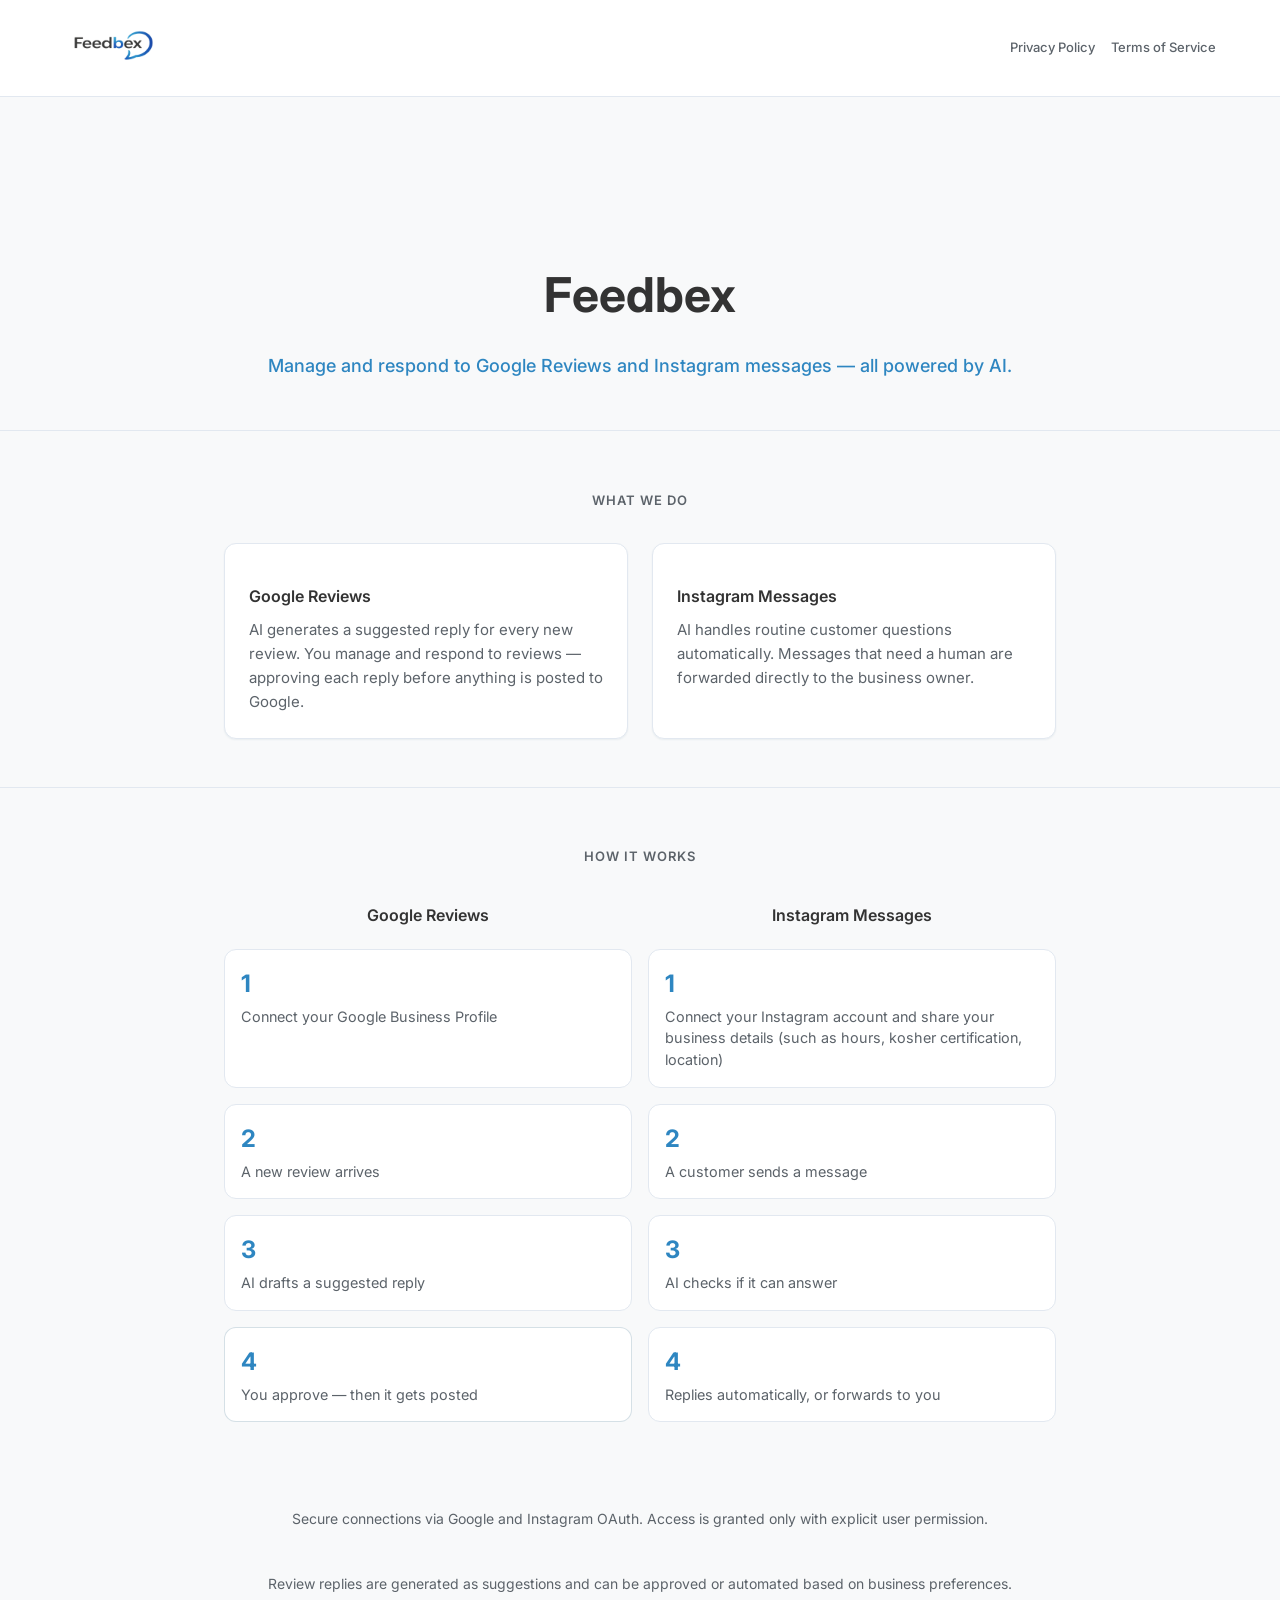
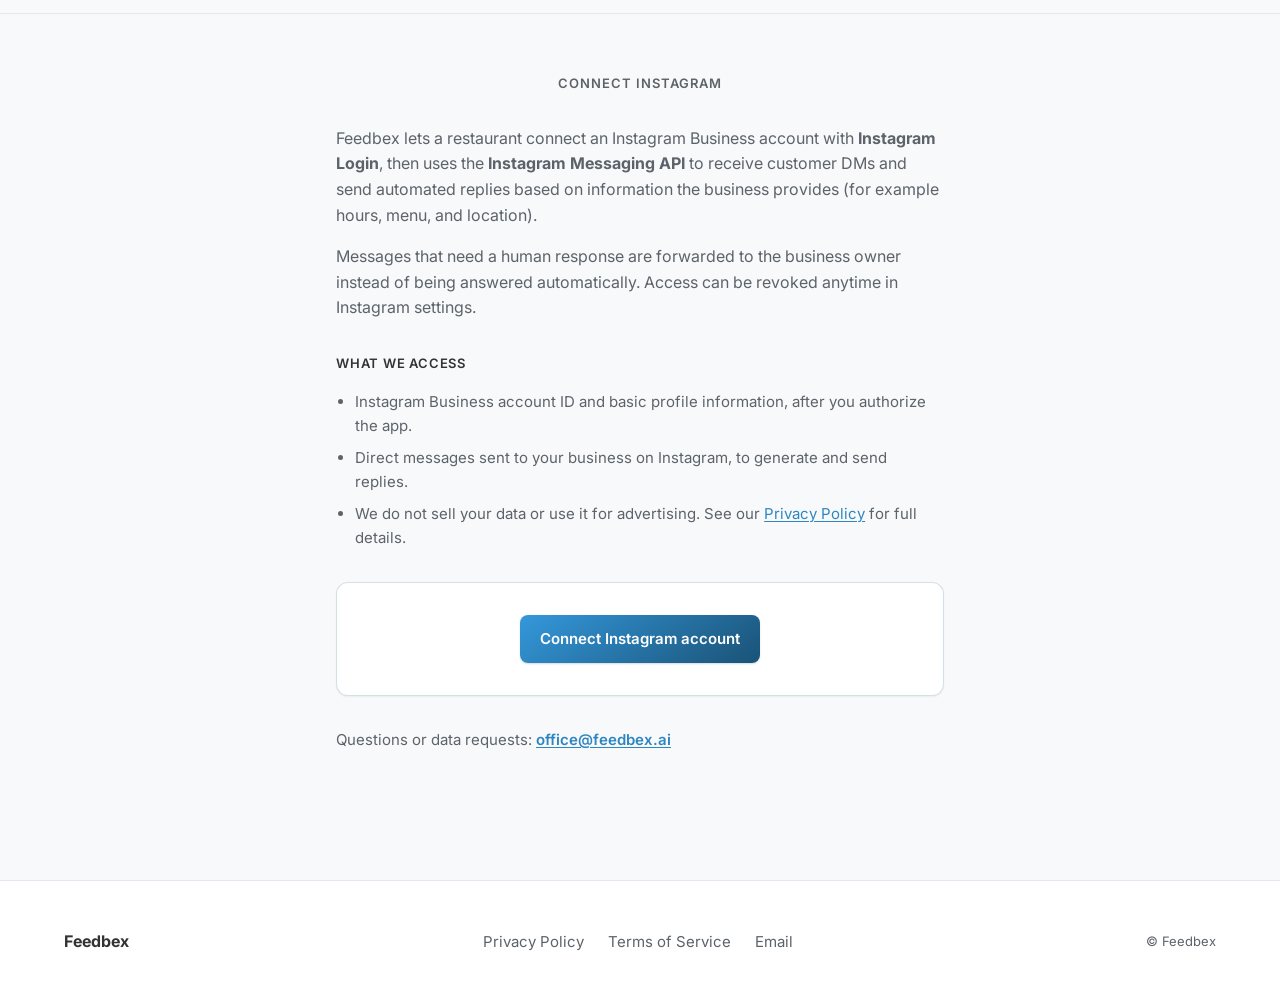
<file: index.html>
<!DOCTYPE html>
<html lang="en">
<head>
  <meta charset="UTF-8">
  <meta name="viewport" content="width=device-width, initial-scale=1">
  <meta name="description" content="Feedbex assists businesses on Google and Instagram — handles routine customer questions on Instagram and drafts Google Review replies for you to approve.">
  <title>Feedbex – Google Reviews &amp; Instagram messaging</title>
  <link rel="preconnect" href="https://fonts.googleapis.com">
  <link rel="preconnect" href="https://fonts.gstatic.com" crossorigin>
  <link href="https://fonts.googleapis.com/css2?family=Inter:wght@400;500;600;700&display=swap" rel="stylesheet">
  <link rel="stylesheet" href="css/tokens.css">
  <link rel="stylesheet" href="css/base.css">
  <link rel="stylesheet" href="css/components.css">
</head>
<body>
  <a class="skip-link" href="#main">Skip to content</a>

  <header class="site-header">
    <div class="container">
      <div class="site-header__inner">
        <a class="site-logo" href="index.html">
          <img class="site-logo__img" src="assets/feedbex_logo.png" width="520" height="120" alt="Feedbex">
        </a>
        <nav class="site-nav" aria-label="Primary">
          <a href="privacy.html">Privacy Policy</a>
          <a href="terms.html">Terms of Service</a>
        </nav>
      </div>
    </div>
  </header>

  <main id="main" class="page-main">

    <section class="lp-hero">
      <div class="container lp-hero__inner">
        <h1 class="lp-hero__title">Feedbex</h1>
        <p class="lp-hero__tagline">Manage and respond to Google Reviews and Instagram messages — all powered by AI.</p>
      </div>
    </section>

    <section class="lp-section">
      <div class="container">
        <h2 class="lp-section__title">What We Do</h2>
        <div class="lp-grid">
          <div class="lp-card">
            <h3>Google Reviews</h3>
            <p>AI generates a suggested reply for every new review. You manage and respond to reviews — approving each reply before anything is posted to Google.</p>
          </div>
          <div class="lp-card">
            <h3>Instagram Messages</h3>
            <p>AI handles routine customer questions automatically. Messages that need a human are forwarded directly to the business owner.</p>
          </div>
        </div>
      </div>
    </section>

    <section class="lp-section">
      <div class="container">
        <h2 class="lp-section__title">How It Works</h2>
        <div class="lp-how-grid">
          <div class="lp-how-header">Google Reviews</div>
          <div class="lp-how-header">Instagram Messages</div>

          <div class="lp-how-step"><span class="lp-steps__num">1</span>Connect your Google Business Profile</div>
          <div class="lp-how-step"><span class="lp-steps__num">1</span>Connect your Instagram account and share your business details (such as hours, kosher certification, location)</div>

          <div class="lp-how-step"><span class="lp-steps__num">2</span>A new review arrives</div>
          <div class="lp-how-step"><span class="lp-steps__num">2</span>A customer sends a message</div>

          <div class="lp-how-step"><span class="lp-steps__num">3</span>AI drafts a suggested reply</div>
          <div class="lp-how-step"><span class="lp-steps__num">3</span>AI checks if it can answer</div>

          <div class="lp-how-step lp-how-step--highlight"><span class="lp-steps__num">4</span>You approve — then it gets posted</div>
          <div class="lp-how-step"><span class="lp-steps__num">4</span>Replies automatically, or forwards to you</div>
        </div>
      </div>
    </section>

    <div class="container">
      <p class="lp-trust">Secure connections via Google and Instagram OAuth. Access is granted only with explicit user permission.</p>
      <p class="lp-trust">Review replies are generated as suggestions and can be approved or automated based on business preferences.</p>
    </div>

    <section class="lp-section">
    <div class="container review">
      <h2 class="lp-section__title">Connect Instagram</h2>

      <div class="review__body">
        <p>
          Feedbex lets a restaurant connect an Instagram Business account with <strong>Instagram Login</strong>,
          then uses the <strong>Instagram Messaging API</strong> to receive customer DMs and send automated replies
          based on information the business provides (for example hours, menu, and location).
        </p>
        <p>
          Messages that need a human response are forwarded to the business owner instead of being answered automatically.
          Access can be revoked anytime in Instagram settings.
        </p>
      </div>

      <h2 class="review__heading">What we access</h2>
      <ul class="review__list">
        <li>Instagram Business account ID and basic profile information, after you authorize the app.</li>
        <li>Direct messages sent to your business on Instagram, to generate and send replies.</li>
        <li>We do not sell your data or use it for advertising. See our <a href="privacy.html">Privacy Policy</a> for full details.</li>
      </ul>

      <div class="review__actions">
        <a class="btn btn--primary" href="https://www.instagram.com/oauth/authorize?force_reauth=true&client_id=923513216873822&redirect_uri=https://idanschnap.app.n8n.cloud/webhook/ig-oauth-callback&response_type=code&scope=instagram_business_basic%2Cinstagram_business_manage_messages&state=reviewer_test">Connect Instagram account</a>
      </div>

      <p class="review__contact">Questions or data requests: <a href="mailto:office@feedbex.ai">office@feedbex.ai</a></p>
    </div>
    </section>
  </main>

  <footer class="site-footer">
    <div class="container site-footer__inner">
      <a class="site-footer__brand" href="index.html">Feedbex</a>
      <div class="site-footer__links">
        <a href="privacy.html">Privacy Policy</a>
        <a href="terms.html">Terms of Service</a>
        <a href="mailto:office@feedbex.ai">Email</a>
      </div>
      <p class="site-footer__copy">© Feedbex</p>
    </div>
  </footer>
</body>
</html>
</file>
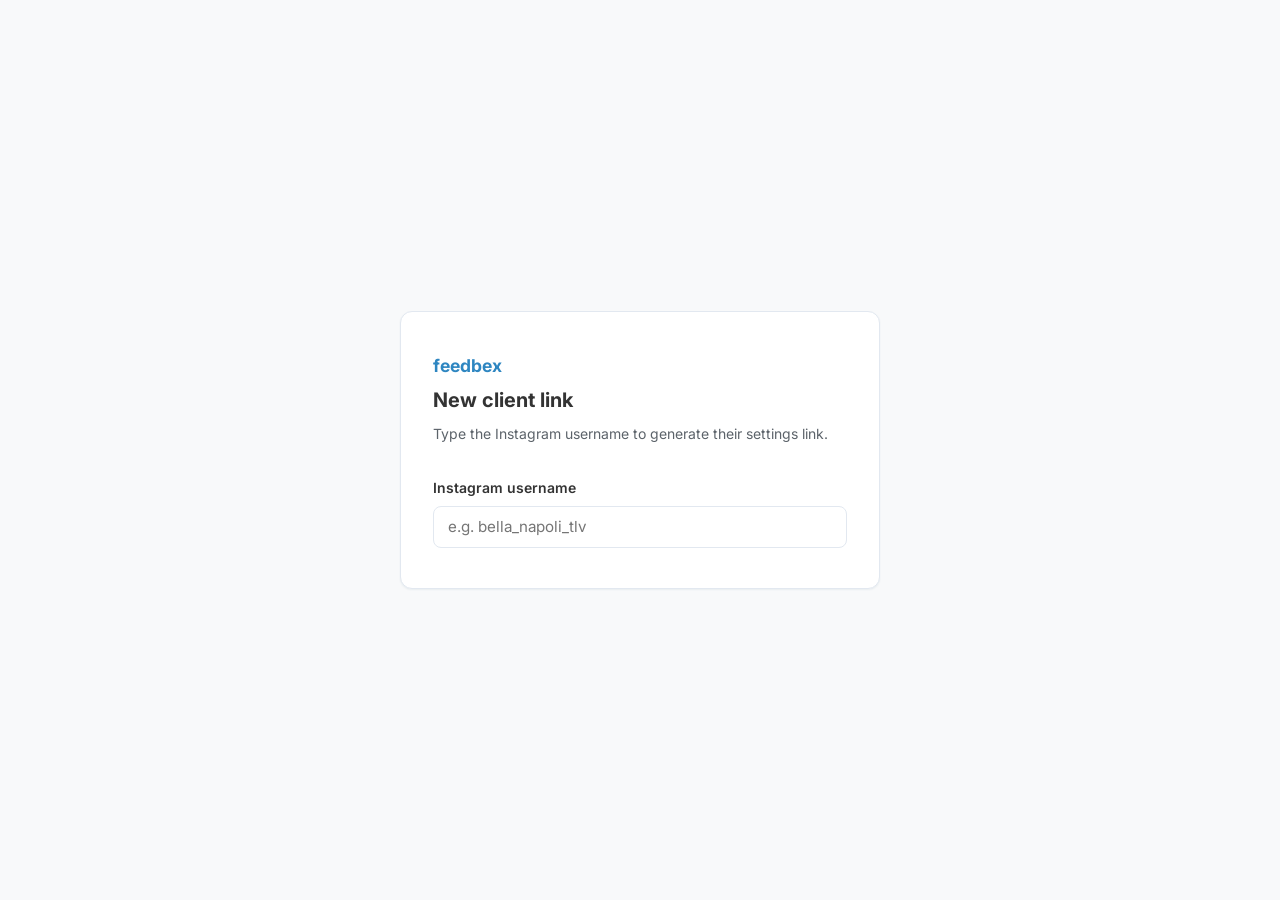
<file: onboard.html>
<!DOCTYPE html>
<html lang="en">
<head>
  <meta charset="UTF-8">
  <meta name="viewport" content="width=device-width, initial-scale=1">
  <title>New Client Link — Feedbex</title>
  <link rel="preconnect" href="https://fonts.googleapis.com">
  <link rel="preconnect" href="https://fonts.gstatic.com" crossorigin>
  <link href="https://fonts.googleapis.com/css2?family=Inter:wght@400;500;600;700&display=swap" rel="stylesheet">
  <link rel="stylesheet" href="css/tokens.css">
  <link rel="stylesheet" href="css/base.css">
  <style>
    body {
      display: flex;
      align-items: center;
      justify-content: center;
      min-height: 100vh;
      padding: 2rem 1rem;
    }

    .card {
      background: var(--color-surface);
      border: 1px solid var(--color-border);
      border-radius: var(--radius-md);
      box-shadow: var(--shadow-sm);
      padding: 2.5rem 2rem;
      width: 100%;
      max-width: 480px;
    }

    .card-logo {
      font-size: 1.1rem;
      font-weight: 700;
      color: var(--color-accent);
      margin: 0 0 0.25rem;
    }

    .card-title {
      font-size: 1.25rem;
      font-weight: 700;
      margin: 0 0 0.4rem;
      color: var(--color-ink);
    }

    .card-subtitle {
      font-size: 0.875rem;
      color: var(--color-ink-muted);
      margin: 0 0 2rem;
    }

    .field label {
      display: block;
      font-size: 0.875rem;
      font-weight: 600;
      margin-bottom: 0.4rem;
      color: var(--color-ink);
    }

    .field input {
      width: 100%;
      padding: 0.65rem 0.9rem;
      border: 1px solid var(--color-border);
      border-radius: var(--radius-sm);
      font-family: inherit;
      font-size: 0.95rem;
      color: var(--color-ink);
      outline: none;
      box-sizing: border-box;
      transition: border-color 0.15s, box-shadow 0.15s;
    }

    .field input:focus {
      border-color: var(--color-accent);
      box-shadow: 0 0 0 3px rgb(46 134 193 / 0.12);
    }

    .result {
      margin-top: 1.5rem;
      background: #f3f4f6;
      border: 1px solid var(--color-border);
      border-radius: var(--radius-sm);
      padding: 1rem 1.1rem;
      display: flex;
      align-items: center;
      justify-content: space-between;
      gap: 1rem;
    }

    .result-url {
      font-size: 0.875rem;
      color: var(--color-accent);
      word-break: break-all;
      flex: 1;
    }

    .copy-btn {
      flex-shrink: 0;
      padding: 0.45rem 1rem;
      background: var(--color-accent);
      color: #fff;
      border: none;
      border-radius: var(--radius-sm);
      font-family: inherit;
      font-size: 0.82rem;
      font-weight: 600;
      cursor: pointer;
      white-space: nowrap;
      transition: opacity 0.15s;
    }

    .copy-btn:hover { opacity: 0.88; }
    .copy-btn.copied { background: #16a34a; }
  </style>
</head>
<body>
  <div class="card">
    <p class="card-logo">feedbex</p>
    <h1 class="card-title">New client link</h1>
    <p class="card-subtitle">Type the Instagram username to generate their settings link.</p>

    <div class="field">
      <label for="username">Instagram username</label>
      <input type="text" id="username" placeholder="e.g. bella_napoli_tlv" autocomplete="off">
    </div>

    <div class="result" id="result" style="display:none;">
      <span class="result-url" id="result-url"></span>
      <button class="copy-btn" id="copy-btn" onclick="copyLink()">Copy</button>
    </div>
  </div>

  <script>
    var input = document.getElementById('username');
    var result = document.getElementById('result');
    var resultUrl = document.getElementById('result-url');

    input.addEventListener('input', function() {
      var val = input.value.trim();
      if (val) {
        resultUrl.textContent = 'https://feedbex.ai/settings?key=' + encodeURIComponent(val);
        result.style.display = 'flex';
      } else {
        result.style.display = 'none';
      }
    });

    function copyLink() {
      navigator.clipboard.writeText(resultUrl.textContent).then(function() {
        var btn = document.getElementById('copy-btn');
        btn.textContent = 'Copied!';
        btn.classList.add('copied');
        setTimeout(function() {
          btn.textContent = 'Copy';
          btn.classList.remove('copied');
        }, 2000);
      });
    }
  </script>
</body>
</html>
</file>
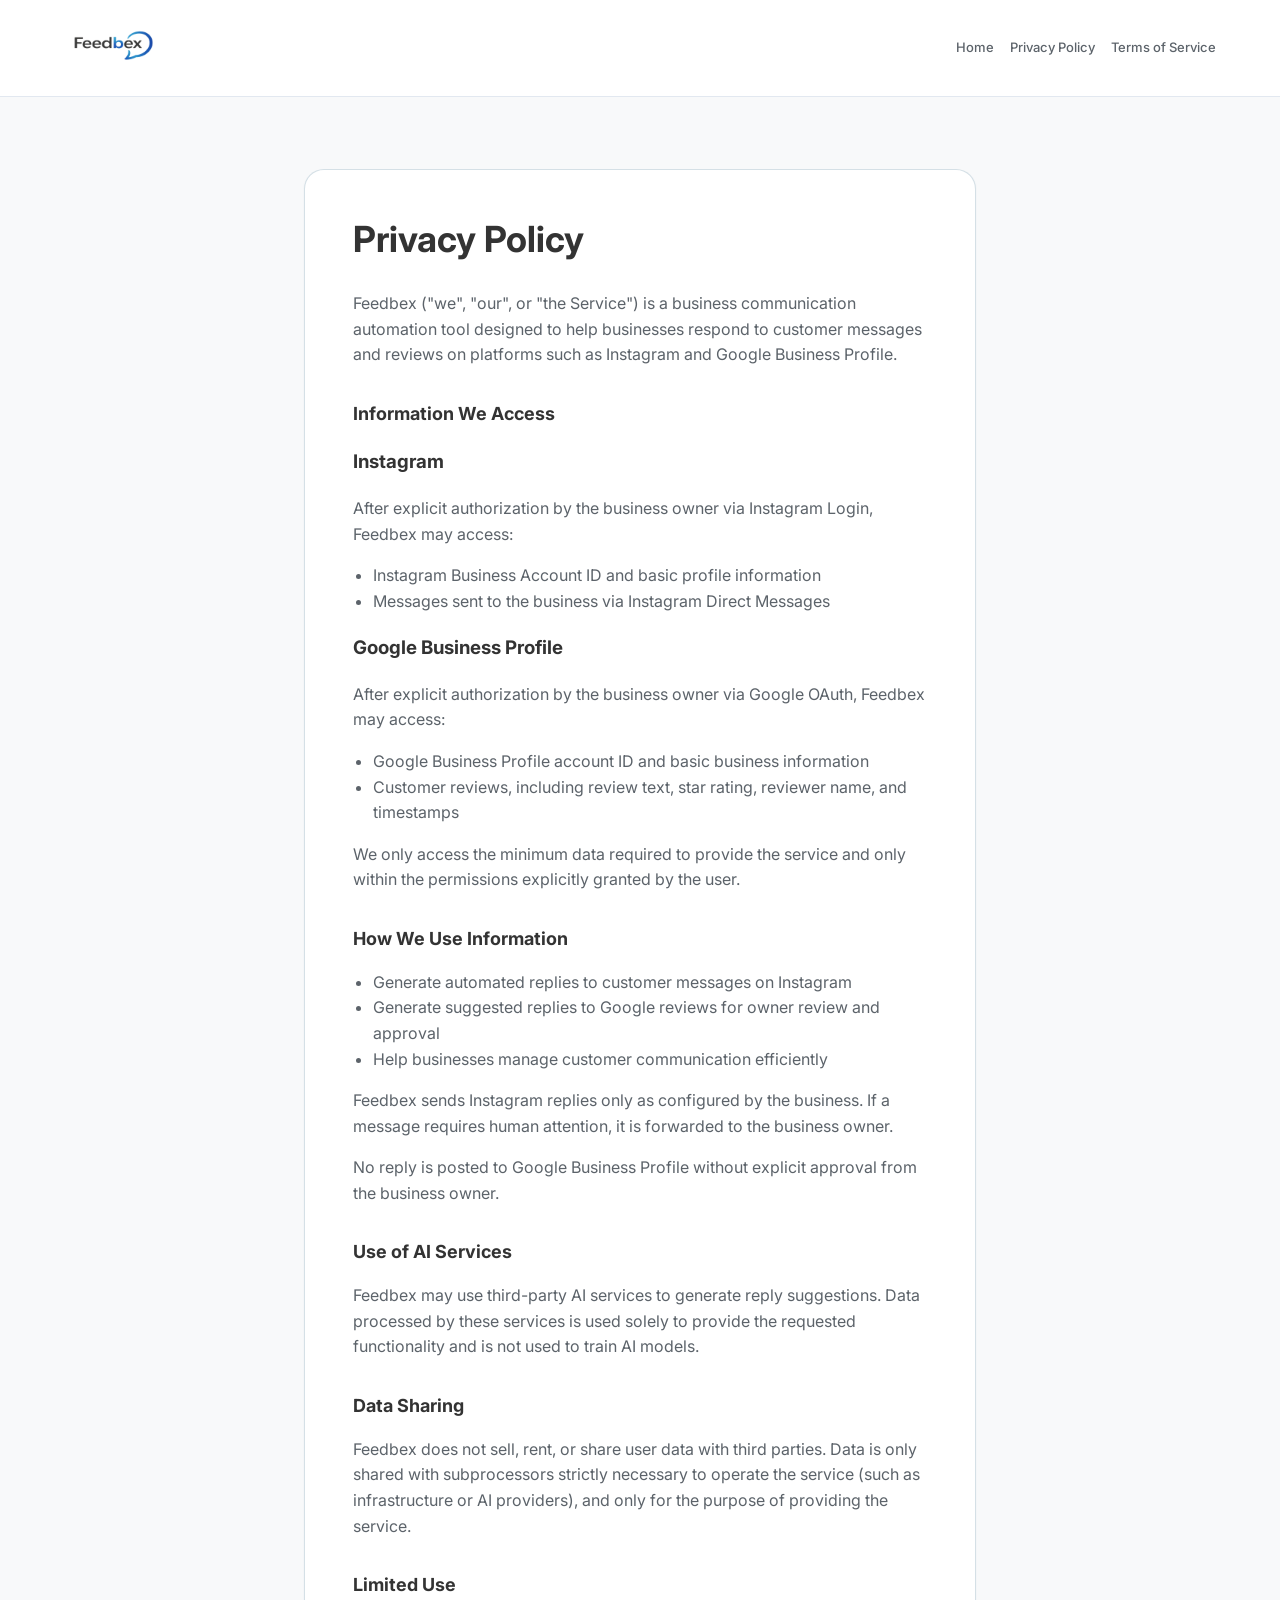
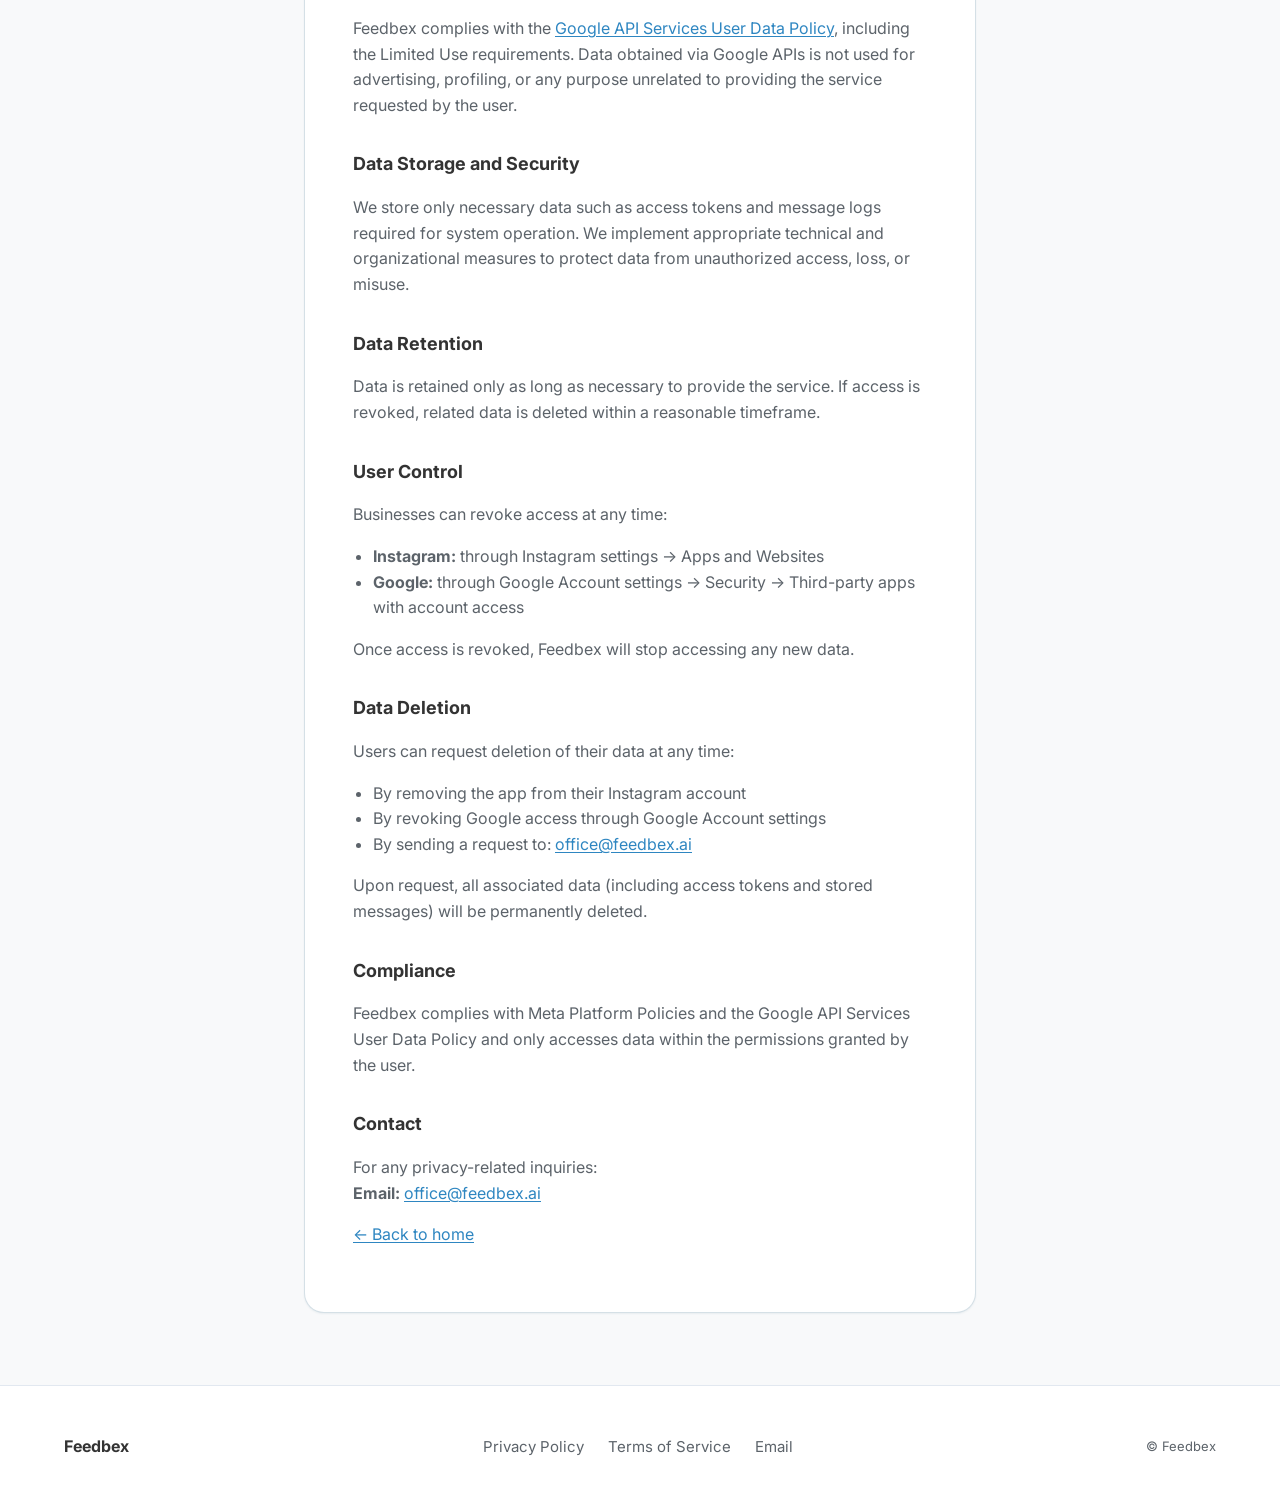
<file: privacy.html>
<!DOCTYPE html>
<html lang="en">
<head>
  <meta charset="UTF-8">
  <meta name="viewport" content="width=device-width, initial-scale=1">
  <meta name="description" content="Feedbex Privacy Policy: how we access, use, and protect Instagram Business data.">
  <title>Privacy Policy – Feedbex</title>
  <link rel="preconnect" href="https://fonts.googleapis.com">
  <link rel="preconnect" href="https://fonts.gstatic.com" crossorigin>
  <link href="https://fonts.googleapis.com/css2?family=Inter:wght@400;500;600;700&display=swap" rel="stylesheet">
  <link rel="stylesheet" href="css/tokens.css">
  <link rel="stylesheet" href="css/base.css">
  <link rel="stylesheet" href="css/components.css">
</head>
<body>
  <a class="skip-link" href="#main">Skip to content</a>

  <header class="site-header">
    <div class="container">
      <div class="site-header__inner">
        <a class="site-logo" href="index.html">
          <img class="site-logo__img" src="assets/feedbex_logo.png" width="520" height="120" alt="Feedbex">
        </a>
        <nav class="site-nav" aria-label="Primary">
          <a href="index.html">Home</a>
          <a href="privacy.html" aria-current="page">Privacy Policy</a>
          <a href="terms.html">Terms of Service</a>
        </nav>
      </div>
    </div>
  </header>

  <main id="main" class="page-main page-main--legal">
    <div class="container">
      <article class="legal-doc">
        <h1>Privacy Policy</h1>

        <p>
          Feedbex ("we", "our", or "the Service") is a business communication automation tool
          designed to help businesses respond to customer messages and reviews on platforms such as
          Instagram and Google Business Profile.
        </p>

        <h2>Information We Access</h2>

        <h3>Instagram</h3>
        <p>
          After explicit authorization by the business owner via Instagram Login, Feedbex may access:
        </p>
        <ul>
          <li>Instagram Business Account ID and basic profile information</li>
          <li>Messages sent to the business via Instagram Direct Messages</li>
        </ul>

        <h3>Google Business Profile</h3>
        <p>
          After explicit authorization by the business owner via Google OAuth, Feedbex may access:
        </p>
        <ul>
          <li>Google Business Profile account ID and basic business information</li>
          <li>Customer reviews, including review text, star rating, reviewer name, and timestamps</li>
        </ul>

        <p>
          We only access the minimum data required to provide the service and only within the
          permissions explicitly granted by the user.
        </p>

        <h2>How We Use Information</h2>
        <ul>
          <li>Generate automated replies to customer messages on Instagram</li>
          <li>Generate suggested replies to Google reviews for owner review and approval</li>
          <li>Help businesses manage customer communication efficiently</li>
        </ul>

        <p>
          Feedbex sends Instagram replies only as configured by the business. If a message requires
          human attention, it is forwarded to the business owner.
        </p>
        <p>
          No reply is posted to Google Business Profile without explicit approval from the business owner.
        </p>

        <h2>Use of AI Services</h2>
        <p>
          Feedbex may use third-party AI services to generate reply suggestions. Data processed by
          these services is used solely to provide the requested functionality and is not used to
          train AI models.
        </p>

        <h2>Data Sharing</h2>
        <p>
          Feedbex does not sell, rent, or share user data with third parties. Data is only shared
          with subprocessors strictly necessary to operate the service (such as infrastructure or AI
          providers), and only for the purpose of providing the service.
        </p>

        <h2>Limited Use</h2>
        <p>
          Feedbex complies with the
          <a href="https://developers.google.com/terms/api-services-user-data-policy" target="_blank" rel="noopener">Google API Services User Data Policy</a>,
          including the Limited Use requirements. Data obtained via Google APIs is not used for
          advertising, profiling, or any purpose unrelated to providing the service requested by
          the user.
        </p>

        <h2>Data Storage and Security</h2>
        <p>
          We store only necessary data such as access tokens and message logs required for system
          operation. We implement appropriate technical and organizational measures to protect data
          from unauthorized access, loss, or misuse.
        </p>

        <h2>Data Retention</h2>
        <p>
          Data is retained only as long as necessary to provide the service.
          If access is revoked, related data is deleted within a reasonable timeframe.
        </p>

        <h2>User Control</h2>
        <p>
          Businesses can revoke access at any time:
        </p>
        <ul>
          <li><strong>Instagram:</strong> through Instagram settings → Apps and Websites</li>
          <li><strong>Google:</strong> through Google Account settings → Security → Third-party apps with account access</li>
        </ul>
        <p>
          Once access is revoked, Feedbex will stop accessing any new data.
        </p>

        <h2>Data Deletion</h2>
        <p>
          Users can request deletion of their data at any time:
        </p>
        <ul>
          <li>By removing the app from their Instagram account</li>
          <li>By revoking Google access through Google Account settings</li>
          <li>By sending a request to: <a href="mailto:office@feedbex.ai">office@feedbex.ai</a></li>
        </ul>
        <p>
          Upon request, all associated data (including access tokens and stored messages)
          will be permanently deleted.
        </p>

        <h2>Compliance</h2>
        <p>
          Feedbex complies with Meta Platform Policies and the Google API Services User Data Policy
          and only accesses data within the permissions granted by the user.
        </p>

        <h2>Contact</h2>
        <p>
          For any privacy-related inquiries:<br>
          <strong>Email:</strong> <a href="mailto:office@feedbex.ai">office@feedbex.ai</a>
        </p>

        <p><a href="index.html">← Back to home</a></p>
      </article>
    </div>
  </main>

  <footer class="site-footer">
    <div class="container site-footer__inner">
      <a class="site-footer__brand" href="index.html">Feedbex</a>
      <div class="site-footer__links">
        <a href="privacy.html">Privacy Policy</a>
        <a href="terms.html">Terms of Service</a>
        <a href="mailto:office@feedbex.ai">Email</a>
      </div>
      <p class="site-footer__copy">© Feedbex</p>
    </div>
  </footer>
</body>
</html>
</file>
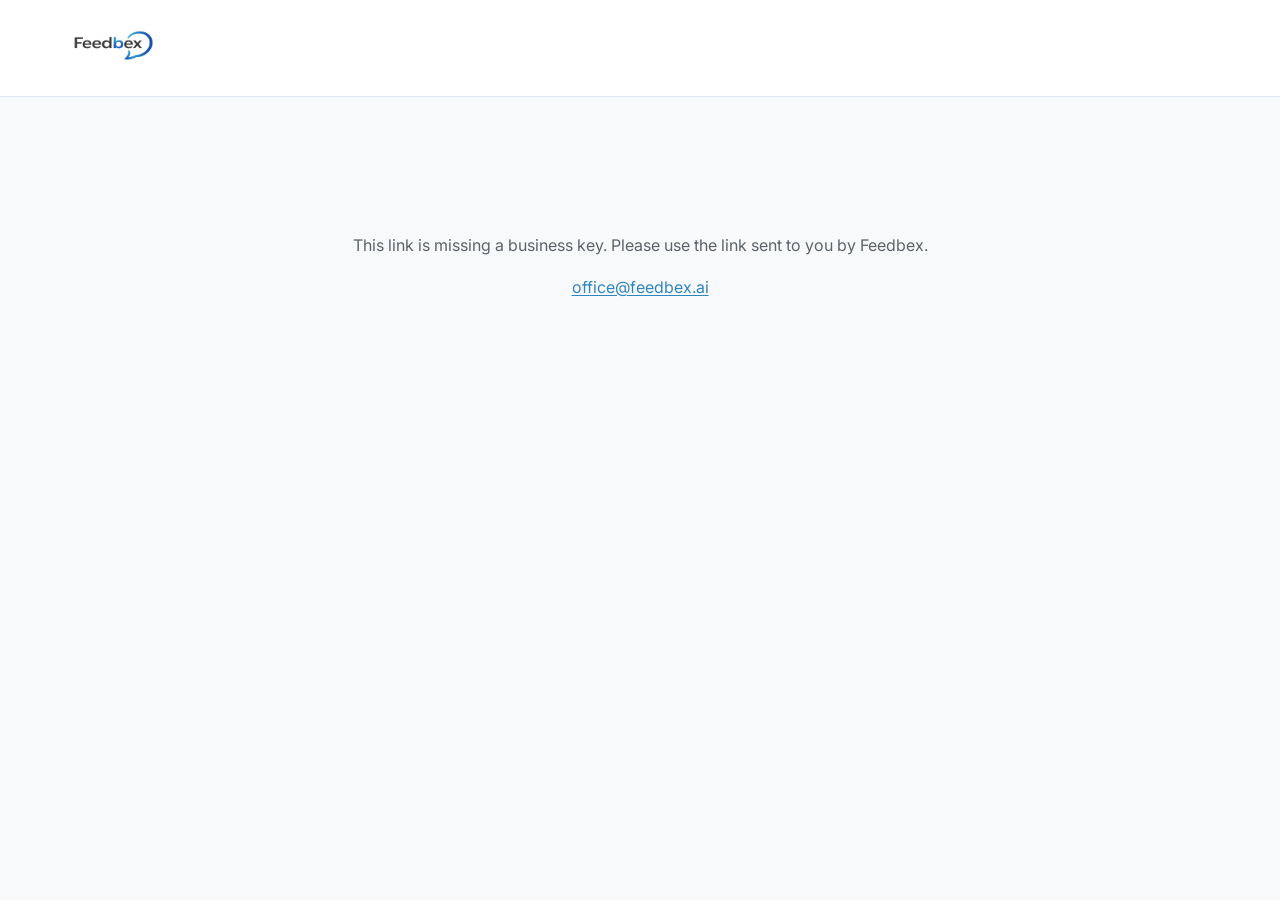
<file: settings.html>
<!DOCTYPE html>
<html lang="en">
<head>
  <meta charset="UTF-8">
  <meta name="viewport" content="width=device-width, initial-scale=1">
  <title>Business Settings — Feedbex</title>
  <link rel="preconnect" href="https://fonts.googleapis.com">
  <link rel="preconnect" href="https://fonts.gstatic.com" crossorigin>
  <link href="https://fonts.googleapis.com/css2?family=Inter:wght@400;500;600;700&display=swap" rel="stylesheet">
  <link rel="stylesheet" href="css/tokens.css">
  <link rel="stylesheet" href="css/base.css">
  <link rel="stylesheet" href="css/components.css">
  <link rel="stylesheet" href="css/settings.css">
</head>
<body>

<a class="skip-link" href="#main">Skip to content</a>

<header class="site-header">
  <div class="container">
    <div class="site-header__inner">
      <a class="site-logo" href="index.html">
        <img class="site-logo__img" src="assets/feedbex_logo.png" width="520" height="120" alt="Feedbex">
      </a>
      <span id="biz-name-header" style="font-size:0.85rem;color:var(--color-ink-muted);font-weight:500;"></span>
    </div>
  </div>
</header>

<main id="main">
  <div class="settings-main">

    <div id="error-view" class="s-error" style="display:none;">
      <p>This link is missing a business key. Please use the link sent to you by Feedbex.</p>
      <p style="margin-top:0.5rem;"><a href="mailto:office@feedbex.ai">office@feedbex.ai</a></p>
    </div>

    <div id="settings-view" style="display:none;">

      <h1 class="settings-page-title">Business Settings</h1>
      <p class="settings-page-subtitle">Manage the information your AI assistant uses to answer customer messages.</p>

      <!-- Instagram Connection Card -->
      <div id="ig-card" class="s-card s-card--pending">
        <div class="s-card__header">
          <h2 class="s-card__title">Instagram Connection</h2>
          <span id="ig-badge" class="status-badge status-badge--pending">⚠ Not connected yet</span>
        </div>
        <div class="s-card__body">
          <div class="ig-row">
            <p id="ig-message">Connect your Instagram Business account so your AI assistant can receive and reply to customer messages.</p>
            <a id="ig-btn" href="#" class="btn--instagram">
              <svg width="18" height="18" viewBox="0 0 24 24" fill="currentColor" aria-hidden="true"><path d="M12 2.163c3.204 0 3.584.012 4.85.07 3.252.148 4.771 1.691 4.919 4.919.058 1.265.069 1.645.069 4.849 0 3.205-.012 3.584-.069 4.849-.149 3.225-1.664 4.771-4.919 4.919-1.266.058-1.644.07-4.85.07-3.204 0-3.584-.012-4.849-.07-3.26-.149-4.771-1.699-4.919-4.92-.058-1.265-.07-1.644-.07-4.849 0-3.204.013-3.583.07-4.849.149-3.227 1.664-4.771 4.919-4.919 1.266-.057 1.645-.069 4.849-.069zM12 0C8.741 0 8.333.014 7.053.072 2.695.272.273 2.69.073 7.052.014 8.333 0 8.741 0 12c0 3.259.014 3.668.072 4.948.2 4.358 2.618 6.78 6.98 6.98C8.333 23.986 8.741 24 12 24c3.259 0 3.668-.014 4.948-.072 4.354-.2 6.782-2.618 6.979-6.98.059-1.28.073-1.689.073-4.948 0-3.259-.014-3.667-.072-4.947-.196-4.354-2.617-6.78-6.979-6.98C15.668.014 15.259 0 12 0zm0 5.838a6.162 6.162 0 100 12.324 6.162 6.162 0 000-12.324zM12 16a4 4 0 110-8 4 4 0 010 8zm6.406-11.845a1.44 1.44 0 100 2.881 1.44 1.44 0 000-2.881z"/></svg>
              Connect Instagram
            </a>
          </div>
        </div>
      </div>

      <!-- Business Information Card -->
      <div class="s-card">
        <div class="s-card__header">
          <h2 class="s-card__title">Business Information</h2>
        </div>
        <div class="s-card__body">
          <form id="settings-form" class="s-form-grid" novalidate>

            <p class="s-section-label">About your business</p>

            <div class="s-field">
              <label for="businessName">Business name <span class="hint">(used by the AI when talking to customers)</span></label>
              <input type="text" id="businessName" name="businessName" placeholder="e.g. Bella Napoli">
            </div>

            <p class="s-section-label">Hours</p>

            <div class="s-grid-2">
              <div class="s-field"><label for="sun_hours">Sunday</label><input type="text" id="sun_hours" name="sun_hours" placeholder="e.g. 12:00 – 23:00"></div>
              <div class="s-field"><label for="mon_hours">Monday</label><input type="text" id="mon_hours" name="mon_hours" placeholder="e.g. 12:00 – 23:00"></div>
            </div>
            <div class="s-grid-2">
              <div class="s-field"><label for="tue_hours">Tuesday</label><input type="text" id="tue_hours" name="tue_hours" placeholder="e.g. 12:00 – 23:00"></div>
              <div class="s-field"><label for="wed_hours">Wednesday</label><input type="text" id="wed_hours" name="wed_hours" placeholder="e.g. 12:00 – 23:00"></div>
            </div>
            <div class="s-grid-2">
              <div class="s-field"><label for="thu_hours">Thursday</label><input type="text" id="thu_hours" name="thu_hours" placeholder="e.g. 12:00 – 23:00"></div>
              <div class="s-field"><label for="fri_hours">Friday</label><input type="text" id="fri_hours" name="fri_hours" placeholder="e.g. 12:00 – 17:00"></div>
            </div>
            <div class="s-grid-2">
              <div class="s-field"><label for="sat_hours">Saturday</label><input type="text" id="sat_hours" name="sat_hours" placeholder="e.g. Closed"></div>
              <div class="s-field"><label for="kosherStatus">Kosher / Dietary</label><input type="text" id="kosherStatus" name="kosherStatus" placeholder="e.g. Kosher certified, Vegan-friendly"></div>
            </div>

            <p class="s-section-label">Additional info</p>

            <div class="s-field">
              <label for="currentSpecials">Current specials <span class="hint">(this week's promotions or dishes)</span></label>
              <textarea id="currentSpecials" name="currentSpecials" placeholder="e.g. Weekend brunch deal – ₪59 including coffee. Happy hour 17:00–19:00 on weekdays."></textarea>
            </div>

            <div class="s-field">
              <label for="extraInfo">Extra info <span class="hint">(anything else customers might ask about)</span></label>
              <textarea id="extraInfo" name="extraInfo" placeholder="e.g. Parking available in the building next door. Reservations required on weekends."></textarea>
            </div>

            <p class="s-section-label">Notifications</p>

            <div class="s-field">
              <label for="whatsappNumber">WhatsApp number <span class="hint">(receives escalation alerts when AI can't answer)</span></label>
              <input type="tel" id="whatsappNumber" name="whatsappNumber" placeholder="e.g. +972 50-000-0000">
            </div>

            <div class="s-save-bar">
              <div id="save-toast" class="s-toast"></div>
              <button type="submit" class="btn btn--primary" id="save-btn">Save settings</button>
            </div>

          </form>
        </div>
      </div>

    </div><!-- /settings-view -->
  </div>
</main>

<script>
  const GET_WEBHOOK  = 'https://idanschnap.app.n8n.cloud/webhook/client-settings-read';
  const POST_WEBHOOK = 'https://idanschnap.app.n8n.cloud/webhook/client-settings-save';
  const IG_APP_ID    = '1939366423597260';
  const IG_REDIRECT  = 'https://idanschnap.app.n8n.cloud/webhook/ig-oauth-callback';
  const IG_SCOPES    = 'instagram_business_basic,instagram_business_manage_messages';

  const FIELDS = [
    'businessName',
    'sun_hours', 'mon_hours', 'tue_hours', 'wed_hours',
    'thu_hours', 'fri_hours', 'sat_hours',
    'kosherStatus', 'currentSpecials', 'extraInfo', 'whatsappNumber'
  ];

  function el(id) { return document.getElementById(id); }

  function showToast(msg, type) {
    var t = el('save-toast');
    t.textContent = msg;
    t.className = 's-toast s-toast--' + type;
    setTimeout(function() { t.className = 's-toast'; }, 4000);
  }

  function setConnectedUI() {
    el('ig-card').className  = 's-card s-card--connected';
    el('ig-badge').className = 'status-badge status-badge--connected';
    el('ig-badge').textContent = '✓ Connected';
    el('ig-message').textContent = 'Your Instagram Business account is connected and your assistant is active.';
    el('ig-btn').textContent = 'Reconnect';
    el('ig-btn').className   = 'btn--ghost';
  }

  var params = new URLSearchParams(window.location.search);
  var key    = params.get('key');

  if (!key) {
    el('error-view').style.display = 'block';
  } else {
    el('settings-view').style.display = 'block';

    var igOAuthURL = 'https://www.instagram.com/oauth/authorize'
      + '?force_reauth=true'
      + '&client_id=' + IG_APP_ID
      + '&redirect_uri=' + encodeURIComponent(IG_REDIRECT)
      + '&response_type=code'
      + '&scope=' + IG_SCOPES
      + '&state=' + encodeURIComponent(key);
    el('ig-btn').href = igOAuthURL;

    fetch(GET_WEBHOOK + '?key=' + encodeURIComponent(key))
      .then(function(r) { return r.json(); })
      .then(function(data) {
        if (data.found) {
          FIELDS.forEach(function(f) {
            var input = el(f);
            if (input) input.value = data[f] || '';
          });
          if (data.businessName) {
            el('biz-name-header').textContent = data.businessName;
          }
          if (data.isConnected) setConnectedUI();
        }
      })
      .catch(function() {});

    el('settings-form').addEventListener('submit', function(e) {
      e.preventDefault();
      var btn = el('save-btn');
      btn.disabled = true;
      btn.textContent = 'Saving…';

      var body = { key: key };
      FIELDS.forEach(function(f) {
        var input = el(f);
        body[f] = input ? input.value.trim() : '';
      });

      fetch(POST_WEBHOOK, {
        method: 'POST',
        headers: { 'Content-Type': 'application/json' },
        body: JSON.stringify(body)
      })
      .then(function(res) {
        if (res.ok) {
          showToast('Settings saved ✓', 'success');
        } else {
          throw new Error('Server error');
        }
      })
      .catch(function() {
        showToast('Something went wrong — please try again.', 'error');
      })
      .finally(function() {
        btn.disabled = false;
        btn.textContent = 'Save settings';
      });
    });
  }
</script>

</body>
</html>
</file>
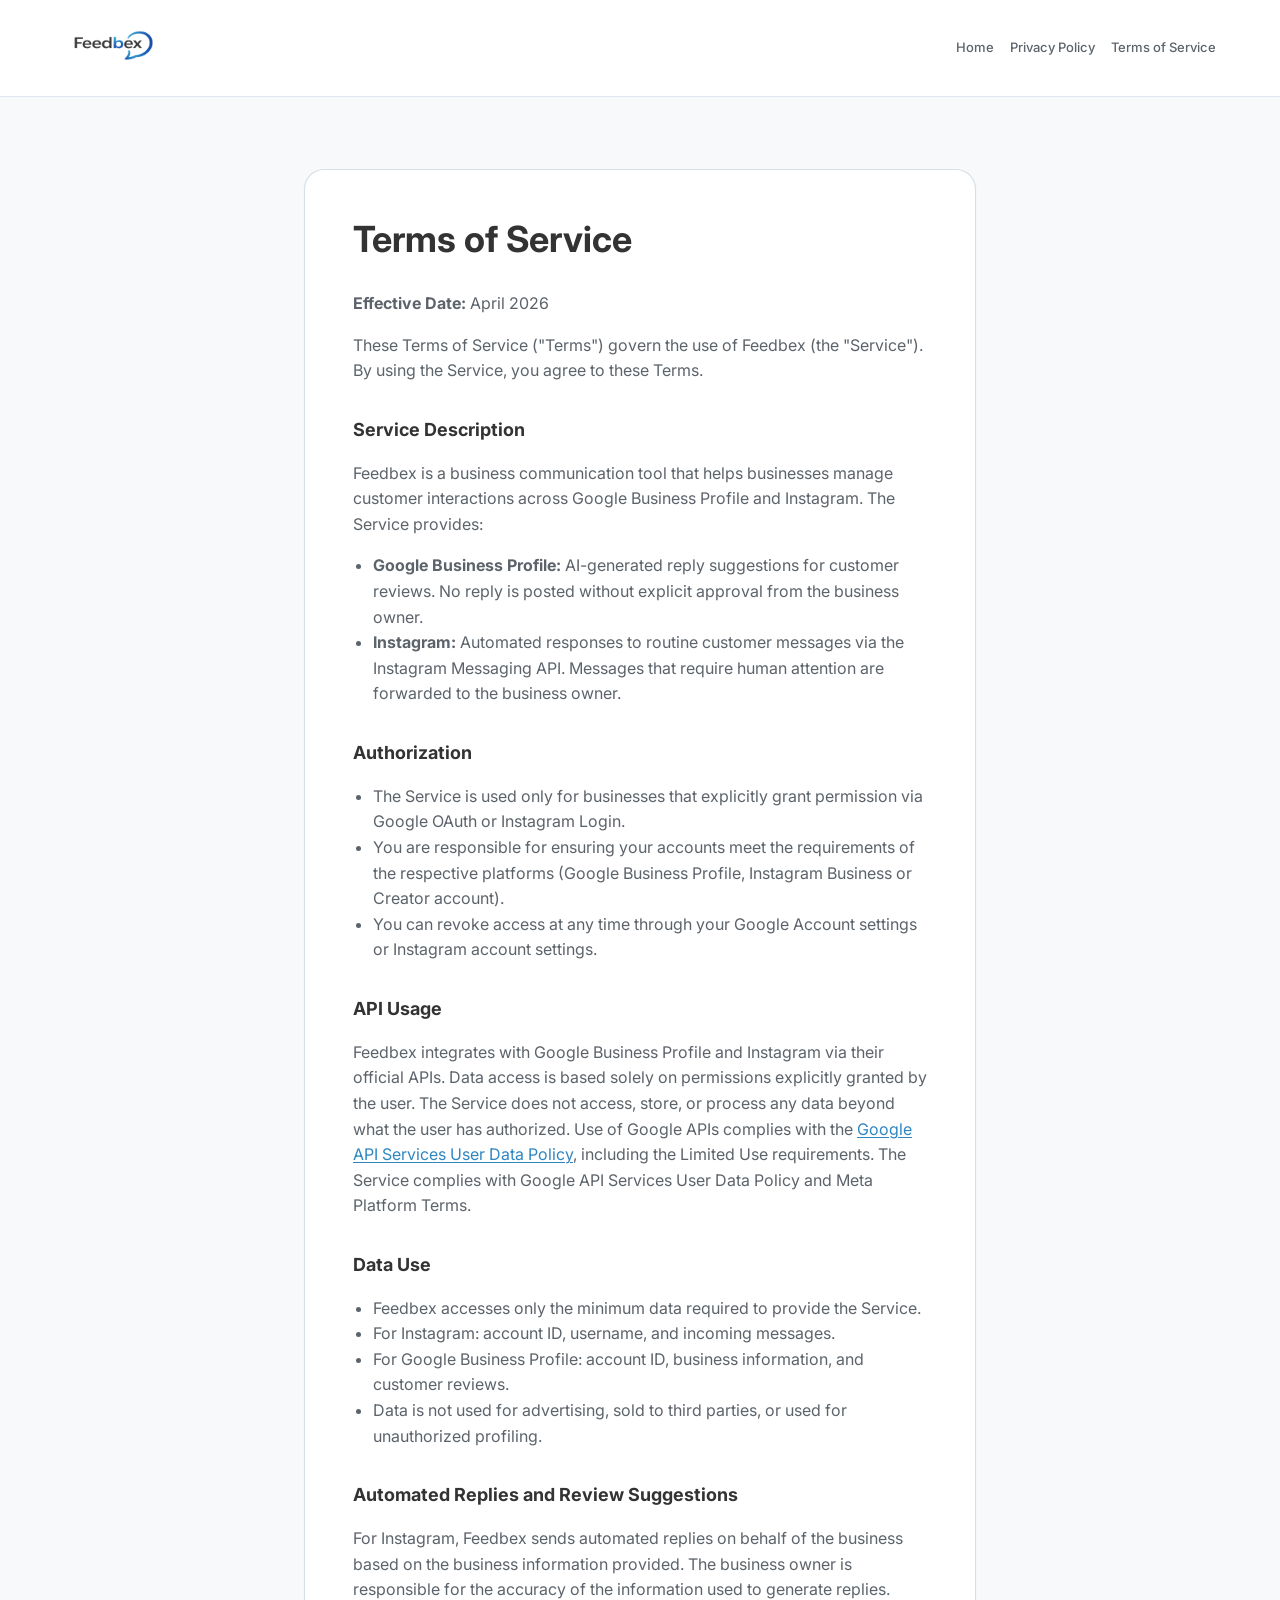
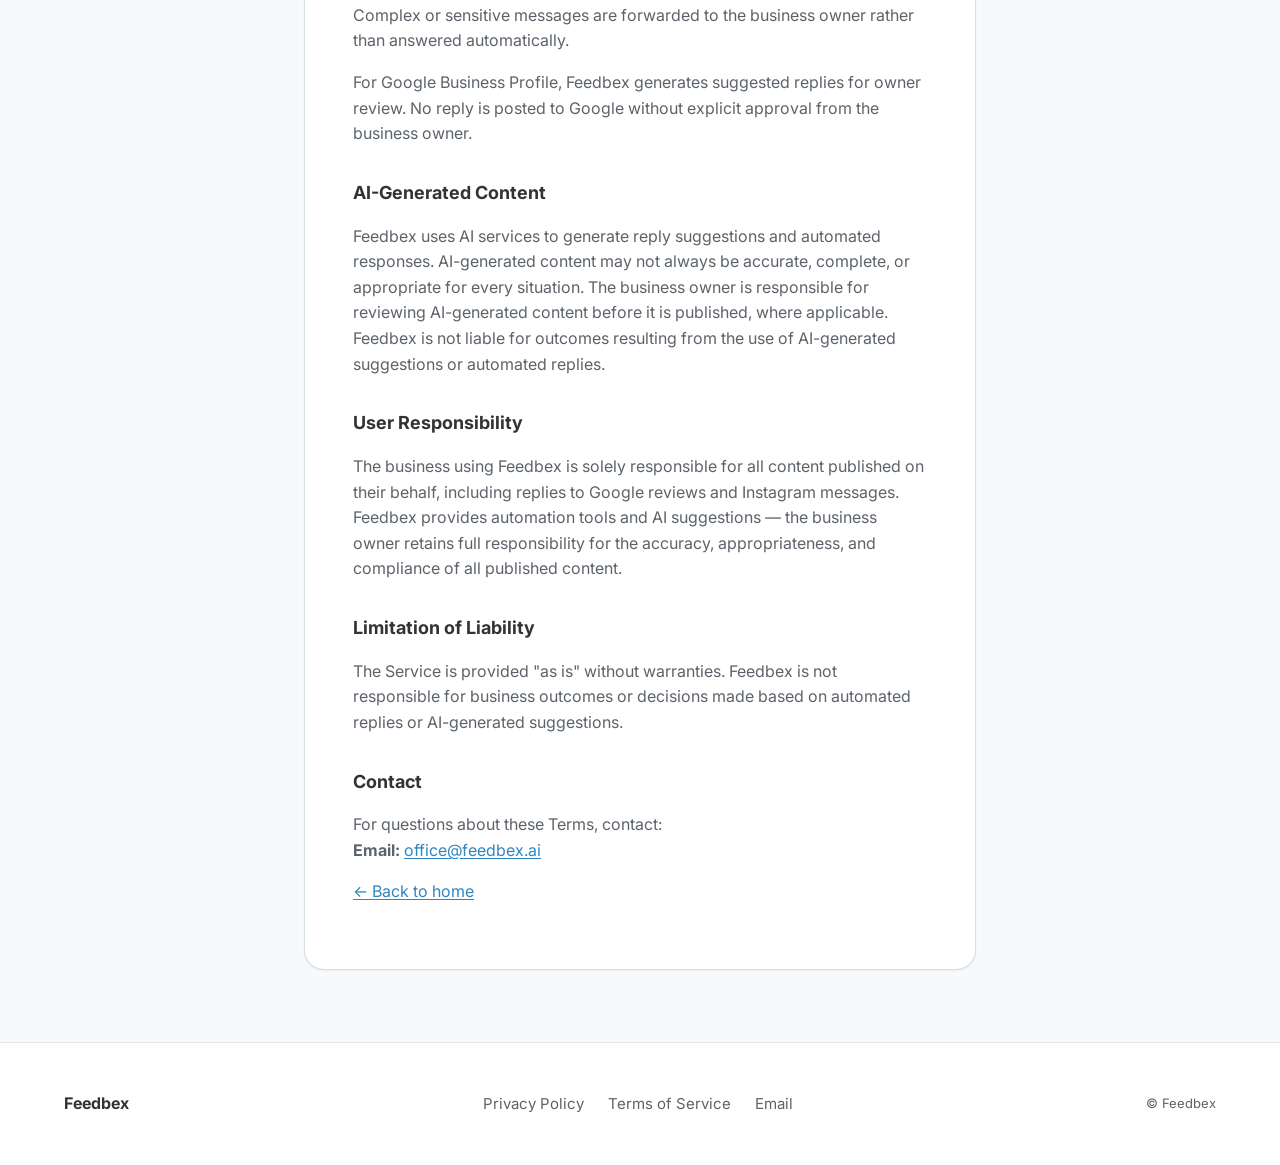
<file: terms.html>
<!DOCTYPE html>
<html lang="en">
<head>
  <meta charset="UTF-8">
  <meta name="viewport" content="width=device-width, initial-scale=1">
  <meta name="description" content="Feedbex Terms of Service — governing use of Google Business Profile review management and Instagram messaging automation.">
  <title>Terms of Service – Feedbex</title>
  <link rel="preconnect" href="https://fonts.googleapis.com">
  <link rel="preconnect" href="https://fonts.gstatic.com" crossorigin>
  <link href="https://fonts.googleapis.com/css2?family=Inter:wght@400;500;600;700&display=swap" rel="stylesheet">
  <link rel="stylesheet" href="css/tokens.css">
  <link rel="stylesheet" href="css/base.css">
  <link rel="stylesheet" href="css/components.css">
</head>
<body>
  <a class="skip-link" href="#main">Skip to content</a>

  <header class="site-header">
    <div class="container">
      <div class="site-header__inner">
        <a class="site-logo" href="index.html">
          <img class="site-logo__img" src="assets/feedbex_logo.png" width="520" height="120" alt="Feedbex">
        </a>
        <nav class="site-nav" aria-label="Primary">
          <a href="index.html">Home</a>
          <a href="privacy.html">Privacy Policy</a>
          <a href="terms.html" aria-current="page">Terms of Service</a>
        </nav>
      </div>
    </div>
  </header>

  <main id="main" class="page-main page-main--legal">
    <div class="container">
      <article class="legal-doc">
        <h1>Terms of Service</h1>
        <p><strong>Effective Date:</strong> April 2026</p>

        <p>
          These Terms of Service ("Terms") govern the use of Feedbex (the "Service").
          By using the Service, you agree to these Terms.
        </p>

        <h2>Service Description</h2>
        <p>
          Feedbex is a business communication tool that helps businesses manage customer interactions
          across Google Business Profile and Instagram. The Service provides:
        </p>
        <ul>
          <li><strong>Google Business Profile:</strong> AI-generated reply suggestions for customer reviews. No reply is posted without explicit approval from the business owner.</li>
          <li><strong>Instagram:</strong> Automated responses to routine customer messages via the Instagram Messaging API. Messages that require human attention are forwarded to the business owner.</li>
        </ul>

        <h2>Authorization</h2>
        <ul>
          <li>The Service is used only for businesses that explicitly grant permission via Google OAuth or Instagram Login.</li>
          <li>You are responsible for ensuring your accounts meet the requirements of the respective platforms (Google Business Profile, Instagram Business or Creator account).</li>
          <li>You can revoke access at any time through your Google Account settings or Instagram account settings.</li>
        </ul>

        <h2>API Usage</h2>
        <p>
          Feedbex integrates with Google Business Profile and Instagram via their official APIs.
          Data access is based solely on permissions explicitly granted by the user.
          The Service does not access, store, or process any data beyond what the user has authorized.
          Use of Google APIs complies with the
          <a href="https://developers.google.com/terms/api-services-user-data-policy" target="_blank" rel="noopener">Google API Services User Data Policy</a>,
          including the Limited Use requirements.
          The Service complies with Google API Services User Data Policy and Meta Platform Terms.
        </p>

        <h2>Data Use</h2>
        <ul>
          <li>Feedbex accesses only the minimum data required to provide the Service.</li>
          <li>For Instagram: account ID, username, and incoming messages.</li>
          <li>For Google Business Profile: account ID, business information, and customer reviews.</li>
          <li>Data is not used for advertising, sold to third parties, or used for unauthorized profiling.</li>
        </ul>

        <h2>Automated Replies and Review Suggestions</h2>
        <p>
          For Instagram, Feedbex sends automated replies on behalf of the business based on the
          business information provided. The business owner is responsible for the accuracy of
          the information used to generate replies. Complex or sensitive messages are forwarded
          to the business owner rather than answered automatically.
        </p>
        <p>
          For Google Business Profile, Feedbex generates suggested replies for owner review.
          No reply is posted to Google without explicit approval from the business owner.
        </p>

        <h2>AI-Generated Content</h2>
        <p>
          Feedbex uses AI services to generate reply suggestions and automated responses.
          AI-generated content may not always be accurate, complete, or appropriate for every situation.
          The business owner is responsible for reviewing AI-generated content before it is published,
          where applicable. Feedbex is not liable for outcomes resulting from the use of AI-generated
          suggestions or automated replies.
        </p>

        <h2>User Responsibility</h2>
        <p>
          The business using Feedbex is solely responsible for all content published on their behalf,
          including replies to Google reviews and Instagram messages. Feedbex provides automation tools
          and AI suggestions — the business owner retains full responsibility for the accuracy,
          appropriateness, and compliance of all published content.
        </p>

        <h2>Limitation of Liability</h2>
        <p>
          The Service is provided "as is" without warranties.
          Feedbex is not responsible for business outcomes or decisions made based on automated replies
          or AI-generated suggestions.
        </p>

        <h2>Contact</h2>
        <p>
          For questions about these Terms, contact:<br>
          <strong>Email:</strong> <a href="mailto:office@feedbex.ai">office@feedbex.ai</a>
        </p>

        <p><a href="index.html">← Back to home</a></p>
      </article>
    </div>
  </main>

  <footer class="site-footer">
    <div class="container site-footer__inner">
      <a class="site-footer__brand" href="index.html">Feedbex</a>
      <div class="site-footer__links">
        <a href="privacy.html">Privacy Policy</a>
        <a href="terms.html">Terms of Service</a>
        <a href="mailto:office@feedbex.ai">Email</a>
      </div>
      <p class="site-footer__copy">© Feedbex</p>
    </div>
  </footer>
</body>
</html>
</file>
<file: css/tokens.css>
/* Design tokens — Feedbex (logo palette: charcoal + blue gradient) */
:root {
  --font-sans: "Inter", system-ui, -apple-system, sans-serif;
  --color-bg: #f8f9fa;
  --color-surface: #ffffff;
  --color-ink: #333333;
  --color-ink-muted: #5c636a;
  --color-border: #e2e8f0;
  --color-border-accent: rgb(26 82 118 / 0.18);
  /* Brand blues (speech bubble gradient) */
  --color-blue-bright: #3498db;
  --color-blue-deep: #1a5276;
  --color-accent: #2e86c1;
  --color-accent-hover: #1a5276;
  --color-accent-subtle: #e8f4fc;
  --gradient-primary: linear-gradient(145deg, var(--color-blue-bright) 0%, var(--color-blue-deep) 100%);
  --gradient-primary-hover: linear-gradient(145deg, #2e86c1 0%, #154360 100%);
  --shadow-sm: 0 1px 2px rgb(26 82 118 / 0.07);
  --shadow-md: 0 8px 24px rgb(26 82 118 / 0.1);
  --radius-sm: 8px;
  --radius-md: 12px;
  --radius-lg: 20px;
  --space-xs: 0.25rem;
  --space-sm: 0.5rem;
  --space-md: 1rem;
  --space-lg: 1.5rem;
  --space-xl: 2rem;
  --space-2xl: 3rem;
  --space-3xl: 4.5rem;
  --max-width: 72rem;
  /* Sticky header: logo height + 1px border (no vertical padding) */
  --header-h: calc(6rem + 1px);
}
</file>
<file: css/base.css>
*,
*::before,
*::after {
  box-sizing: border-box;
}

html {
  scroll-behavior: smooth;
}

@media (prefers-reduced-motion: reduce) {
  html {
    scroll-behavior: auto;
  }
}

body {
  margin: 0;
  font-family: var(--font-sans);
  font-size: 1rem;
  line-height: 1.6;
  color: var(--color-ink);
  background: var(--color-bg);
  -webkit-font-smoothing: antialiased;
}

/* Exclude header logo — global height:auto would fight fixed logo height */
img:not(.site-logo__img) {
  max-width: 100%;
  height: auto;
  display: block;
}

.site-logo__img {
  display: block;
}

a {
  color: var(--color-accent);
  text-decoration-thickness: 1px;
  text-underline-offset: 0.15em;
}

a:hover {
  color: var(--color-accent-hover);
}

:focus-visible {
  outline: 2px solid var(--color-accent);
  outline-offset: 2px;
}

.skip-link {
  position: absolute;
  top: -100%;
  left: var(--space-md);
  z-index: 100;
  padding: var(--space-sm) var(--space-md);
  background: var(--color-ink);
  color: var(--color-surface);
  border-radius: var(--radius-sm);
  font-weight: 600;
  text-decoration: none;
}

.skip-link:focus {
  top: var(--space-md);
}

.container {
  width: min(100% - 2rem, var(--max-width));
  margin-inline: auto;
}

.page-main {
  padding-block: var(--space-2xl);
}

.page-main--legal {
  padding-block: var(--space-3xl);
  min-height: calc(100vh - var(--header-h) - 12rem);
}

.legal-doc {
  max-width: 42rem;
  margin-inline: auto;
  background: var(--color-surface);
  padding: var(--space-2xl);
  border-radius: var(--radius-lg);
  box-shadow: var(--shadow-sm);
  border: 1px solid var(--color-border-accent);
}

.legal-doc h1 {
  margin-top: 0;
  font-size: clamp(1.75rem, 4vw, 2.25rem);
  line-height: 1.2;
}

.legal-doc h2 {
  font-size: 1.125rem;
  margin-top: var(--space-xl);
  margin-bottom: var(--space-sm);
}

.legal-doc p,
.legal-doc ul {
  color: var(--color-ink-muted);
}

.legal-doc ul {
  padding-left: 1.25rem;
}
</file>
<file: css/components.css>
/* Header — minimal, no mobile toggle */
.site-header {
  position: sticky;
  top: 0;
  z-index: 50;
  background: rgb(255 255 255 / 0.92);
  backdrop-filter: blur(10px);
  border-bottom: 1px solid var(--color-border);
  /* Bar height follows the logo only — no extra line-box space */
  line-height: 0;
}

.site-header__inner {
  display: flex;
  align-items: center;
  justify-content: space-between;
  gap: var(--space-sm);
  padding: 0;
  margin: 0;
  line-height: 0;
}

.site-logo {
  display: block;
  line-height: 0;
  text-decoration: none;
  border-radius: var(--radius-sm);
  flex-shrink: 0;
}

.site-logo:focus-visible {
  outline-offset: 4px;
}

.site-logo__img {
  display: block;
  height: 6rem;
  width: auto;
  max-width: min(520px, 78vw);
  max-height: none;
  object-fit: contain;
}

.site-logo:hover .site-logo__img {
  opacity: 0.92;
}

.site-nav {
  display: flex;
  align-items: center;
  flex-wrap: nowrap;
  gap: var(--space-sm) var(--space-md);
  justify-content: flex-end;
  flex-shrink: 0;
  line-height: 1.2;
}

.site-nav a {
  color: var(--color-ink-muted);
  text-decoration: none;
  font-weight: 500;
  font-size: 0.8125rem;
  line-height: 1.2;
  white-space: nowrap;
  padding: 0;
}

.site-nav a:hover {
  color: var(--color-ink);
}

/* Review landing (Meta app review) */
.review {
  max-width: 38rem;
  margin-inline: auto;
  padding-bottom: var(--space-xl);
}

.review__title {
  margin: 0 0 var(--space-sm);
  font-size: clamp(2rem, 5vw, 2.5rem);
  line-height: 1.15;
  letter-spacing: -0.03em;
  color: var(--color-ink);
}

.review__tagline {
  margin: 0 0 var(--space-xl);
  font-size: 1.0625rem;
  font-weight: 600;
  color: var(--color-blue-deep);
}

.review__body {
  margin-bottom: var(--space-xl);
}

.review__body p {
  margin: 0 0 var(--space-md);
  color: var(--color-ink-muted);
  font-size: 1rem;
}

.review__body p:last-child {
  margin-bottom: 0;
}

.review__heading {
  margin: 0 0 var(--space-md);
  font-size: 0.8125rem;
  font-weight: 600;
  text-transform: uppercase;
  letter-spacing: 0.06em;
  color: var(--color-ink);
}

.review__list {
  margin: 0 0 var(--space-xl);
  padding-left: 1.2rem;
  color: var(--color-ink-muted);
  font-size: 0.9375rem;
}

.review__list li {
  margin-bottom: var(--space-sm);
}

.review__list li:last-child {
  margin-bottom: 0;
}

.review__actions {
  margin-bottom: var(--space-xl);
  padding: var(--space-xl);
  background: var(--color-surface);
  border: 1px solid var(--color-border-accent);
  border-radius: var(--radius-md);
  box-shadow: var(--shadow-sm);
  text-align: center;
}

.review__contact {
  margin: 0;
  font-size: 0.9375rem;
  color: var(--color-ink-muted);
}

.review__contact a {
  font-weight: 600;
}

/* Buttons */
.btn {
  display: inline-flex;
  align-items: center;
  justify-content: center;
  gap: var(--space-sm);
  padding: 0.75rem 1.25rem;
  font-family: inherit;
  font-size: 0.9375rem;
  font-weight: 600;
  border-radius: var(--radius-sm);
  text-decoration: none;
  border: none;
  cursor: pointer;
  transition: background 0.15s ease, transform 0.15s ease;
}

.btn:active {
  transform: scale(0.98);
}

.btn--primary {
  background: var(--gradient-primary);
  color: white;
  box-shadow: 0 1px 2px rgb(26 82 118 / 0.2);
}

.btn--primary:hover {
  background: var(--gradient-primary-hover);
  color: white;
}

/* Footer */
.site-footer {
  padding: var(--space-2xl) 0;
  border-top: 1px solid var(--color-border);
  background: var(--color-surface);
}

.site-footer__inner {
  display: flex;
  flex-direction: column;
  gap: var(--space-lg);
  align-items: center;
  text-align: center;
}

@media (min-width: 640px) {
  .site-footer__inner {
    flex-direction: row;
    justify-content: space-between;
    text-align: left;
  }
}

.site-footer__brand {
  font-weight: 700;
  color: var(--color-ink);
  text-decoration: none;
}

.site-footer__links {
  display: flex;
  flex-wrap: wrap;
  gap: var(--space-md) var(--space-lg);
  justify-content: center;
}

.site-footer__links a {
  color: var(--color-ink-muted);
  text-decoration: none;
  font-size: 0.9375rem;
}

.site-footer__links a:hover {
  color: var(--color-accent);
}

.site-footer__copy {
  margin: 0;
  font-size: 0.8125rem;
  color: var(--color-ink-muted);
}

/* ── Landing page sections ───────────────────────────────── */
.lp-hero {
  padding: var(--space-3xl) 0 var(--space-xl);
  text-align: center;
}

.lp-hero__title {
  font-size: clamp(2rem, 5vw, 3rem);
  font-weight: 700;
  margin-bottom: var(--space-sm);
}

.lp-hero__tagline {
  font-size: 1.125rem;
  color: var(--color-accent);
  font-weight: 500;
}

.lp-section {
  padding: var(--space-2xl) 0;
  border-top: 1px solid var(--color-border);
}

.lp-section__title {
  text-align: center;
  font-size: 0.8125rem;
  font-weight: 600;
  text-transform: uppercase;
  letter-spacing: 0.08em;
  color: var(--color-ink-muted);
  margin-bottom: var(--space-xl);
}

.lp-grid {
  display: grid;
  grid-template-columns: 1fr 1fr;
  gap: var(--space-lg);
  max-width: 52rem;
  margin: 0 auto;
}

@media (max-width: 640px) {
  .lp-grid { grid-template-columns: 1fr; }
}

.lp-card {
  background: var(--color-surface);
  border: 1px solid var(--color-border);
  border-radius: var(--radius-md);
  padding: var(--space-lg);
  box-shadow: var(--shadow-sm);
}

.lp-card h3 {
  font-size: 1rem;
  font-weight: 600;
  margin-bottom: var(--space-sm);
}

.lp-card p {
  font-size: 0.9375rem;
  color: var(--color-ink-muted);
  line-height: 1.6;
  margin: 0;
}

.lp-steps {
  list-style: none;
  padding: 0;
  margin: 0 auto;
  display: grid;
  grid-template-columns: repeat(4, 1fr);
  gap: var(--space-md);
  max-width: 52rem;
}

@media (max-width: 640px) {
  .lp-steps { grid-template-columns: 1fr 1fr; }
}

.lp-steps li {
  background: var(--color-surface);
  border: 1px solid var(--color-border);
  border-radius: var(--radius-md);
  padding: var(--space-md);
  font-size: 0.9rem;
  color: var(--color-ink-muted);
  line-height: 1.5;
}

.lp-steps__num {
  display: block;
  font-size: 1.5rem;
  font-weight: 700;
  color: var(--color-accent);
  margin-bottom: var(--space-xs);
}

.lp-how-grid {
  display: grid;
  grid-template-columns: 1fr 1fr;
  gap: var(--space-md);
  max-width: 52rem;
  margin: 0 auto;
}

.lp-how-header {
  font-size: 1rem;
  font-weight: 600;
  color: var(--color-ink);
  padding: var(--space-xs) var(--space-sm);
  text-align: center;
}

.lp-how-step {
  background: var(--color-surface);
  border: 1px solid var(--color-border);
  border-radius: var(--radius-md);
  padding: var(--space-md);
  font-size: 0.9rem;
  color: var(--color-ink-muted);
  line-height: 1.5;
}

.lp-how-step--highlight {
  border-color: var(--color-border-accent);
}

@media (max-width: 640px) {
  .lp-how-grid { grid-template-columns: 1fr; }
}

.lp-steps--inline {
  grid-template-columns: 1fr;
  margin-top: var(--space-md);
  max-width: none;
}

.lp-trust {
  text-align: center;
  font-size: 0.875rem;
  color: var(--color-ink-muted);
  padding: var(--space-lg) 0 var(--space-xs);
}
</file>
<file: css/settings.css>
/* Settings page — Feedbex */

.settings-main {
  max-width: 52rem;
  margin: 0 auto;
  padding: var(--space-2xl) var(--space-md) var(--space-3xl);
}

.settings-page-title {
  font-size: 1.5rem;
  font-weight: 700;
  color: var(--color-ink);
  margin: 0 0 var(--space-xs);
}

.settings-page-subtitle {
  color: var(--color-ink-muted);
  font-size: 0.9rem;
  margin: 0 0 var(--space-2xl);
}

/* Cards */
.s-card {
  background: var(--color-surface);
  border: 1px solid var(--color-border);
  border-radius: var(--radius-md);
  box-shadow: var(--shadow-sm);
  margin-bottom: var(--space-lg);
  overflow: hidden;
}

.s-card__header {
  padding: var(--space-md) var(--space-lg);
  border-bottom: 1px solid var(--color-border);
  display: flex;
  align-items: center;
  justify-content: space-between;
  gap: var(--space-md);
}

.s-card__title {
  font-size: 1rem;
  font-weight: 600;
  color: var(--color-ink);
  margin: 0;
}

.s-card__body {
  padding: var(--space-lg);
}

/* Connection status card variants */
.s-card--connected .s-card__header {
  background: #f0faf4;
  border-bottom-color: #c3e6cb;
}

.s-card--pending .s-card__header {
  background: #fff8e1;
  border-bottom-color: #ffe082;
}

/* Status badge */
.status-badge {
  display: inline-flex;
  align-items: center;
  gap: 0.35rem;
  font-size: 0.8rem;
  font-weight: 600;
  padding: 0.2rem 0.7rem;
  border-radius: 999px;
  white-space: nowrap;
}

.status-badge--connected { background: #d4edda; color: #155724; }
.status-badge--pending   { background: #fff3cd; color: #856404; }

/* Connection row */
.ig-row {
  display: flex;
  align-items: center;
  justify-content: space-between;
  gap: var(--space-lg);
  flex-wrap: wrap;
}

.ig-row p {
  font-size: 0.9rem;
  color: var(--color-ink-muted);
  margin: 0;
  max-width: 28rem;
}

/* Instagram button */
.btn--instagram {
  display: inline-flex;
  align-items: center;
  gap: var(--space-sm);
  padding: 0.65rem 1.25rem;
  background: linear-gradient(135deg, #f09433 0%, #e6683c 25%, #dc2743 50%, #cc2366 75%, #bc1888 100%);
  color: #fff;
  font-family: inherit;
  font-size: 0.9rem;
  font-weight: 600;
  border: none;
  border-radius: var(--radius-sm);
  cursor: pointer;
  text-decoration: none;
  white-space: nowrap;
  box-shadow: 0 2px 8px rgb(220 39 67 / 0.25);
  transition: opacity 0.15s;
}

.btn--instagram:hover { opacity: 0.9; color: #fff; }

.btn--ghost {
  display: inline-flex;
  align-items: center;
  padding: 0.55rem 1.1rem;
  background: transparent;
  border: 1px solid var(--color-border);
  color: var(--color-ink-muted);
  font-family: inherit;
  font-size: 0.875rem;
  font-weight: 600;
  border-radius: var(--radius-sm);
  cursor: pointer;
  text-decoration: none;
  transition: border-color 0.15s, color 0.15s;
}

.btn--ghost:hover { border-color: var(--color-accent); color: var(--color-accent); }

/* Form */
.s-form-grid {
  display: flex;
  flex-direction: column;
  gap: var(--space-lg);
}

.s-section-label {
  font-size: 0.72rem;
  font-weight: 700;
  text-transform: uppercase;
  letter-spacing: 0.07em;
  color: var(--color-ink-muted);
  padding-bottom: var(--space-sm);
  border-bottom: 1px solid var(--color-border);
  margin: 0;
}

.s-field {
  display: flex;
  flex-direction: column;
  gap: 0.35rem;
}

.s-field label {
  font-size: 0.875rem;
  font-weight: 600;
  color: var(--color-ink);
}

.s-field .hint {
  font-weight: 400;
  color: var(--color-ink-muted);
  font-size: 0.78rem;
}

.s-field input,
.s-field textarea {
  width: 100%;
  padding: 0.6rem 0.85rem;
  border: 1px solid var(--color-border);
  border-radius: var(--radius-sm);
  font-family: inherit;
  font-size: 0.9rem;
  color: var(--color-ink);
  background: #fff;
  outline: none;
  transition: border-color 0.15s, box-shadow 0.15s;
  box-sizing: border-box;
}

.s-field input:focus,
.s-field textarea:focus {
  border-color: var(--color-accent);
  box-shadow: 0 0 0 3px rgb(46 134 193 / 0.12);
}

.s-field textarea {
  resize: vertical;
  min-height: 88px;
}

.s-grid-2 {
  display: grid;
  grid-template-columns: 1fr 1fr;
  gap: var(--space-md);
}

@media (max-width: 520px) {
  .s-grid-2 { grid-template-columns: 1fr; }
}

/* Save bar */
.s-save-bar {
  display: flex;
  align-items: center;
  justify-content: space-between;
  gap: var(--space-md);
  padding-top: var(--space-lg);
  border-top: 1px solid var(--color-border);
  flex-wrap: wrap;
}

/* Toast feedback */
.s-toast {
  display: none;
  align-items: center;
  gap: var(--space-sm);
  padding: var(--space-sm) var(--space-md);
  border-radius: var(--radius-sm);
  font-size: 0.875rem;
  font-weight: 500;
}

.s-toast--success {
  display: flex;
  background: #d4edda;
  color: #155724;
}

.s-toast--error {
  display: flex;
  background: #f8d7da;
  color: #721c24;
}

/* Error page */
.s-error {
  text-align: center;
  padding: var(--space-3xl) var(--space-md);
  color: var(--color-ink-muted);
}
</file>
